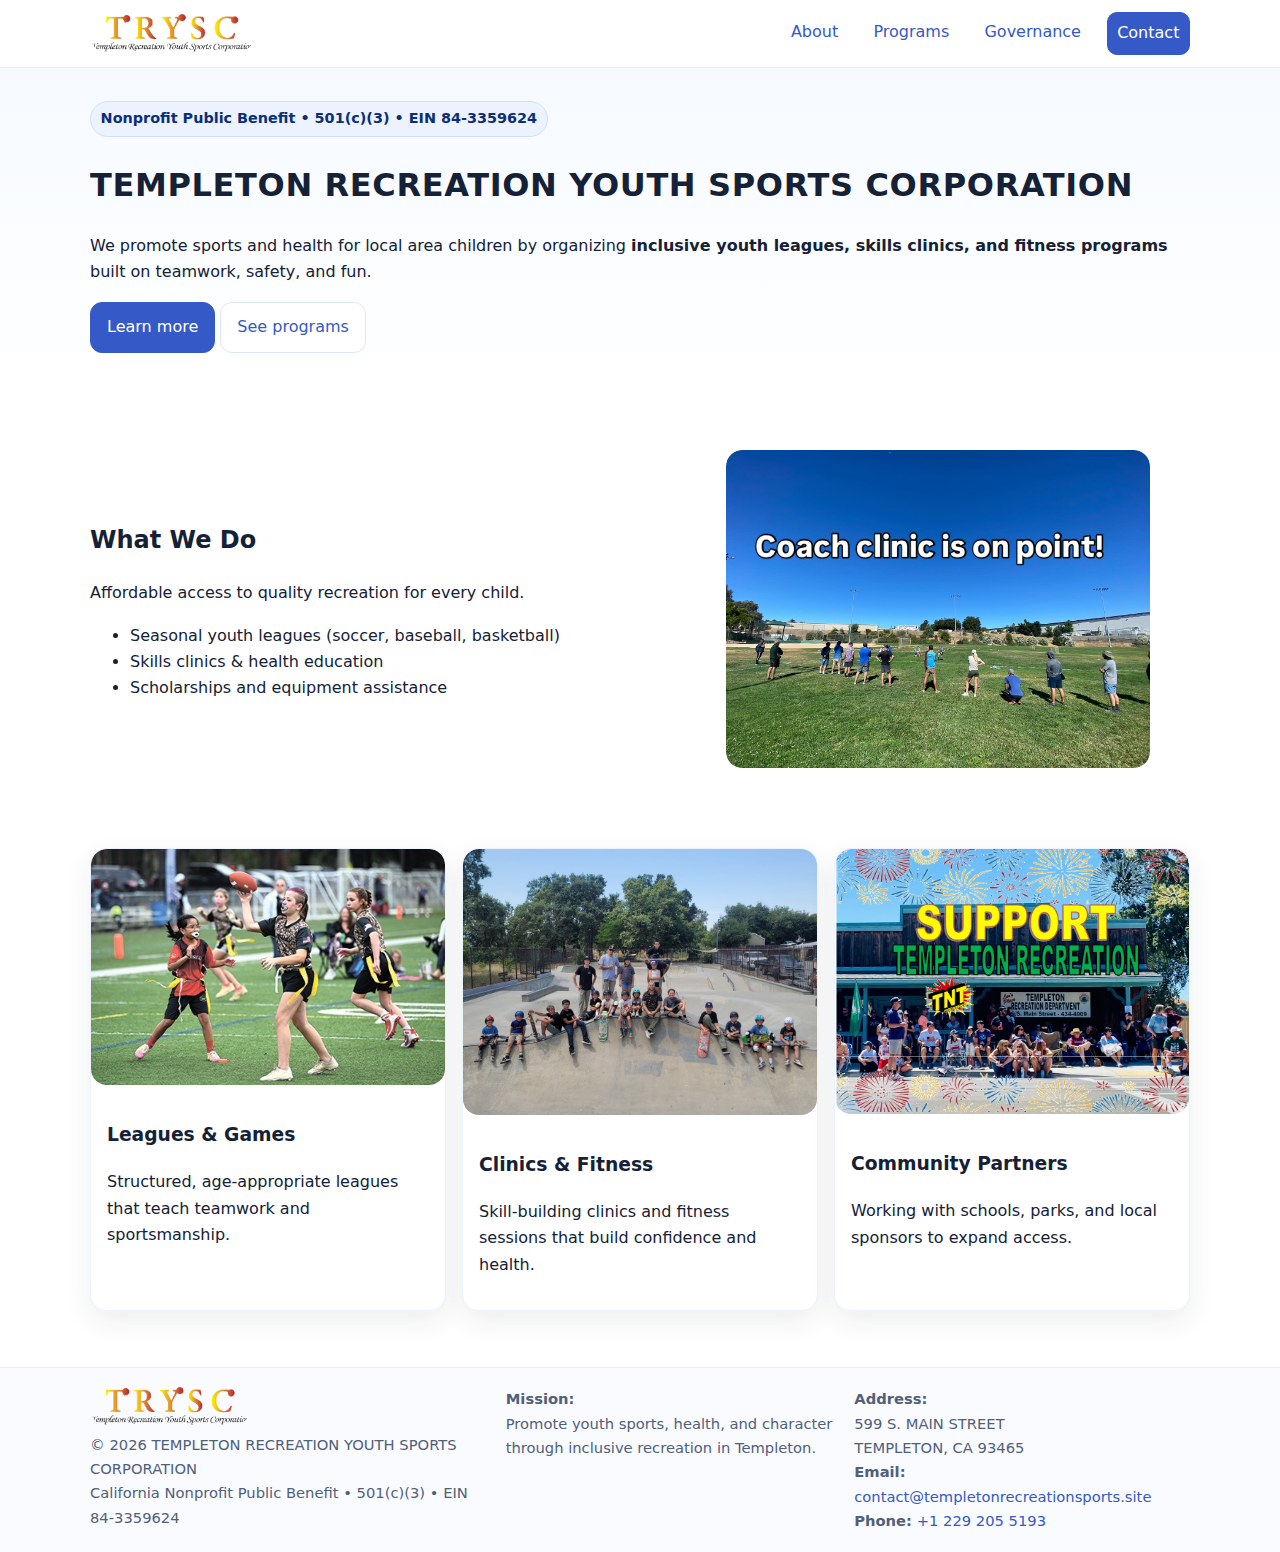
<file: index.html>
<!doctype html>
<html lang="en">
<head>
  <meta charset="utf-8"/>
  <meta name="viewport" content="width=device-width,initial-scale=1"/>
  <title>Home — TEMPLETON RECREATION YOUTH SPORTS CORPORATION</title>
  <link rel="stylesheet" href="assets/styles.css"/>
  <link rel="icon" href="images/logo.png">
  <meta name="description" content="TEMPLETON RECREATION YOUTH SPORTS CORPORATION — EIN 84-3359624. Promoting sports and health for local children in Templeton.">
</head>
<body>
<header class="header">
  <div class="container nav">
    <a class="brand" href="index.html" aria-label="Home"><img src="images/logo.png" alt="TEMPLETON RECREATION YOUTH SPORTS CORPORATION logo"></a>
    <button class="menu-toggle" aria-label="Toggle navigation" aria-expanded="false">☰</button>
    <nav class="links" aria-label="Main">
      <a href="about.html">About</a>
      <a href="programs.html">Programs</a>
      <a href="governance.html">Governance</a>
      <a href="contact.html" class="btn btn-primary">Contact</a>
    </nav>
  </div>
</header>
<main>
  <section class="hero"><div class="container inner">
    <span class="badge">Nonprofit Public Benefit • 501(c)(3) • EIN 84-3359624</span>
    <h1><span class="upper-strong">TEMPLETON RECREATION YOUTH SPORTS CORPORATION</span></h1>
    <p>We promote sports and health for local area children by organizing <strong>inclusive youth leagues, skills clinics, and fitness programs</strong> built on teamwork, safety, and fun.</p>
    <p><a class="btn btn-primary" href="about.html">Learn more</a> <a class="btn" href="programs.html">See programs</a></p>
  </div></section>

  <section class="section container split">
    <div>
      <h2>What We Do</h2>
      <p>Affordable access to quality recreation for every child.</p>
      <ul>
        <li>Seasonal youth leagues (soccer, baseball, basketball)</li>
        <li>Skills clinics &amp; health education</li>
        <li>Scholarships and equipment assistance</li>
      </ul>
    </div>
    <figure class="figure"><img src="images/hero.jpg" alt="Kids playing youth sports"></figure>
  </section>

  <section class="section container grid-3">
    <article class="card"><img src="images/education.jpg" alt="Leagues & Games"><div class="card-body">
      <h3>Leagues &amp; Games</h3><p>Structured, age‑appropriate leagues that teach teamwork and sportsmanship.</p></div></article>
    <article class="card"><img src="images/relief.jpg" alt="Clinics & Fitness"><div class="card-body">
      <h3>Clinics &amp; Fitness</h3><p>Skill‑building clinics and fitness sessions that build confidence and health.</p></div></article>
    <article class="card"><img src="images/community.jpg" alt="Community Partners"><div class="card-body">
      <h3>Community Partners</h3><p>Working with schools, parks, and local sponsors to expand access.</p></div></article>
  </section>
</main>
<footer class="footer">
  <div class="container grid">
    <div>
      <img src="images/logo.png" alt="" style="width:160px;height:auto;margin-bottom:.5rem;">
      <div class="small">© <span id="year"></span> TEMPLETON RECREATION YOUTH SPORTS CORPORATION</div>
      <div class="small">California Nonprofit Public Benefit • 501(c)(3) • EIN 84-3359624</div>
    </div>
    <div>
      <div class="small"><strong>Mission:</strong><br>Promote youth sports, health, and character through inclusive recreation in Templeton.</div>
    </div>
    <div>
      <div class="small">
        <strong>Address:</strong><br>599 S. MAIN STREET<br>TEMPLETON, CA 93465<br>
        <strong>Email:</strong> <a href="mailto:contact@templetonrecreationsports.site">contact@templetonrecreationsports.site</a><br>
        <strong>Phone:</strong> <a href="tel:+12292055193">+1 229 205 5193</a>
      </div>
    </div>
  </div>
</footer>
<script>
  const b=document.querySelector('.menu-toggle'), l=document.querySelector('.links');
  if(b&&l){b.addEventListener('click',()=>{const o=getComputedStyle(l).display==='flex';l.style.display=o?'none':'flex';b.setAttribute('aria-expanded',o?'false':'true');});}
  const y=document.getElementById('year'); if(y) y.textContent=new Date().getFullYear();
</script>
</body>
</html>
</file>
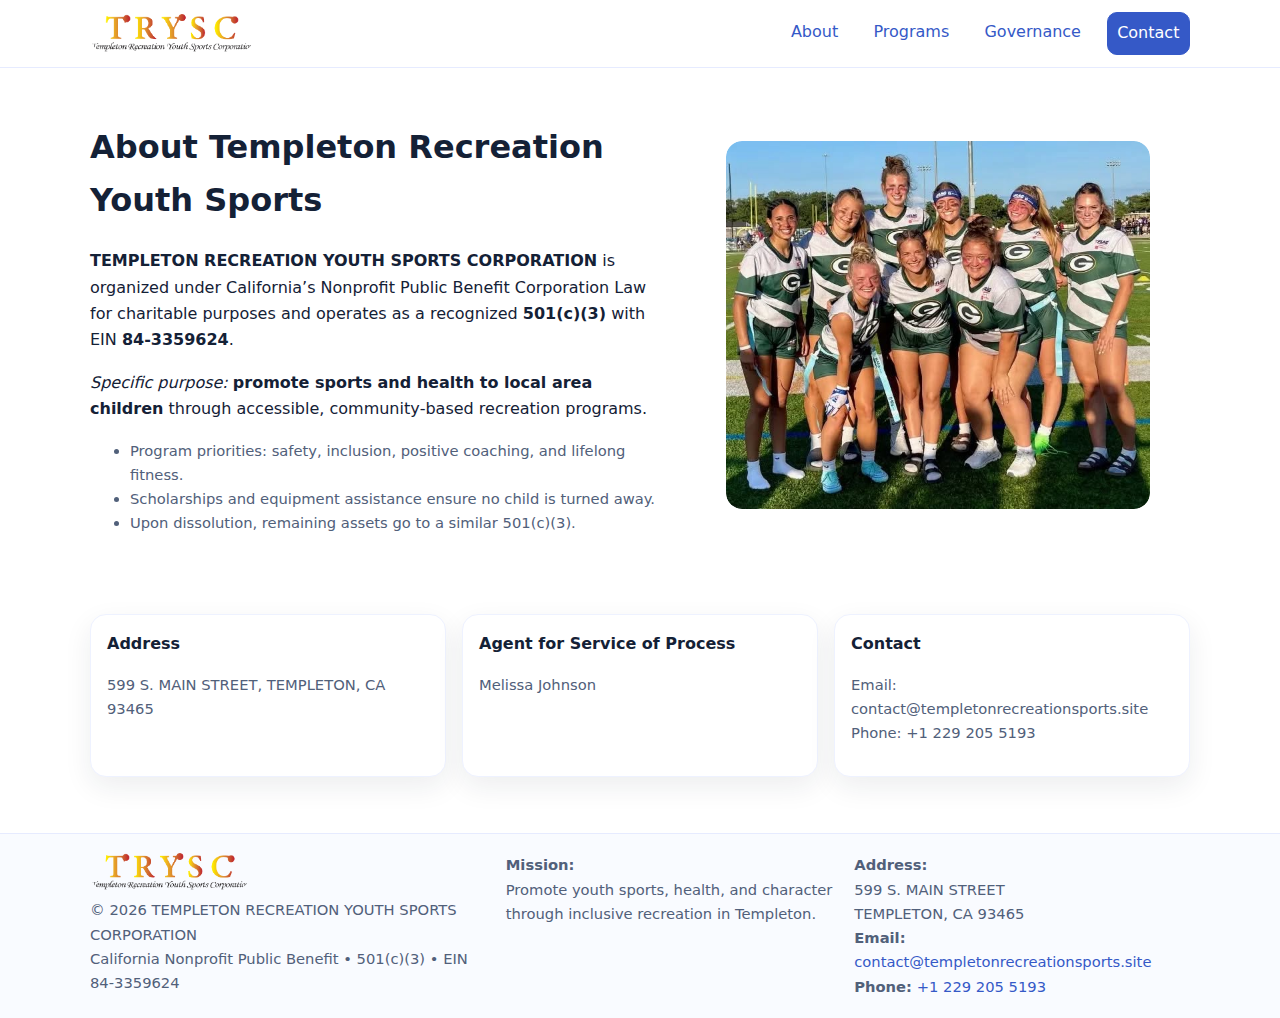
<file: about.html>
<!doctype html>
<html lang="en">
<head>
  <meta charset="utf-8"/>
  <meta name="viewport" content="width=device-width,initial-scale=1"/>
  <title>About — TEMPLETON RECREATION YOUTH SPORTS CORPORATION</title>
  <link rel="stylesheet" href="assets/styles.css"/>
  <link rel="icon" href="images/logo.png">
  <meta name="description" content="TEMPLETON RECREATION YOUTH SPORTS CORPORATION — About our mission and compliance. EIN 84-3359624.">
</head>
<body>
<header class="header">
  <div class="container nav">
    <a class="brand" href="index.html" aria-label="Home"><img src="images/logo.png" alt="TEMPLETON RECREATION YOUTH SPORTS CORPORATION logo"></a>
    <button class="menu-toggle" aria-label="Toggle navigation" aria-expanded="false">☰</button>
    <nav class="links" aria-label="Main">
      <a href="about.html">About</a>
      <a href="programs.html">Programs</a>
      <a href="governance.html">Governance</a>
      <a href="contact.html" class="btn btn-primary">Contact</a>
    </nav>
  </div>
</header>
<main class="section container split">
  <div>
    <h1>About Templeton Recreation Youth Sports</h1>
    <p><strong>TEMPLETON RECREATION YOUTH SPORTS CORPORATION</strong> is organized under California’s Nonprofit Public Benefit Corporation Law for charitable purposes and operates as a recognized <strong>501(c)(3)</strong> with EIN <strong>84-3359624</strong>.</p>
    <p><em>Specific purpose:</em> <strong>promote sports and health to local area children</strong> through accessible, community‑based recreation programs.</p>
    <ul class="small">
      <li>Program priorities: safety, inclusion, positive coaching, and lifelong fitness.</li>
      <li>Scholarships and equipment assistance ensure no child is turned away.</li>
      <li>Upon dissolution, remaining assets go to a similar 501(c)(3).</li>
    </ul>
  </div>
  <figure class="figure"><img src="images/about.jpg" alt="Youth sports and wellness"></figure>
</main>

<section class="section container grid-3">
  <div class="card"><div class="card-body">
    <strong>Address</strong>
    <p class="small">599 S. MAIN STREET, TEMPLETON, CA 93465</p>
  </div></div>
  <div class="card"><div class="card-body">
    <strong>Agent for Service of Process</strong>
    <p class="small">Melissa Johnson</p>
  </div></div>
  <div class="card"><div class="card-body">
    <strong>Contact</strong>
    <p class="small">Email: contact@templetonrecreationsports.site<br>Phone: +1 229 205 5193</p>
  </div></div>
</section>
<footer class="footer">
  <div class="container grid">
    <div>
      <img src="images/logo.png" alt="" style="width:160px;height:auto;margin-bottom:.5rem;">
      <div class="small">© <span id="year"></span> TEMPLETON RECREATION YOUTH SPORTS CORPORATION</div>
      <div class="small">California Nonprofit Public Benefit • 501(c)(3) • EIN 84-3359624</div>
    </div>
    <div>
      <div class="small"><strong>Mission:</strong><br>Promote youth sports, health, and character through inclusive recreation in Templeton.</div>
    </div>
    <div>
      <div class="small">
        <strong>Address:</strong><br>599 S. MAIN STREET<br>TEMPLETON, CA 93465<br>
        <strong>Email:</strong> <a href="mailto:contact@templetonrecreationsports.site">contact@templetonrecreationsports.site</a><br>
        <strong>Phone:</strong> <a href="tel:+12292055193">+1 229 205 5193</a>
      </div>
    </div>
  </div>
</footer>
<script>
  const b=document.querySelector('.menu-toggle'), l=document.querySelector('.links');
  if(b&&l){b.addEventListener('click',()=>{const o=getComputedStyle(l).display==='flex';l.style.display=o?'none':'flex';b.setAttribute('aria-expanded',o?'false':'true');});}
  const y=document.getElementById('year'); if(y) y.textContent=new Date().getFullYear();
</script>
</body>
</html>
</file>
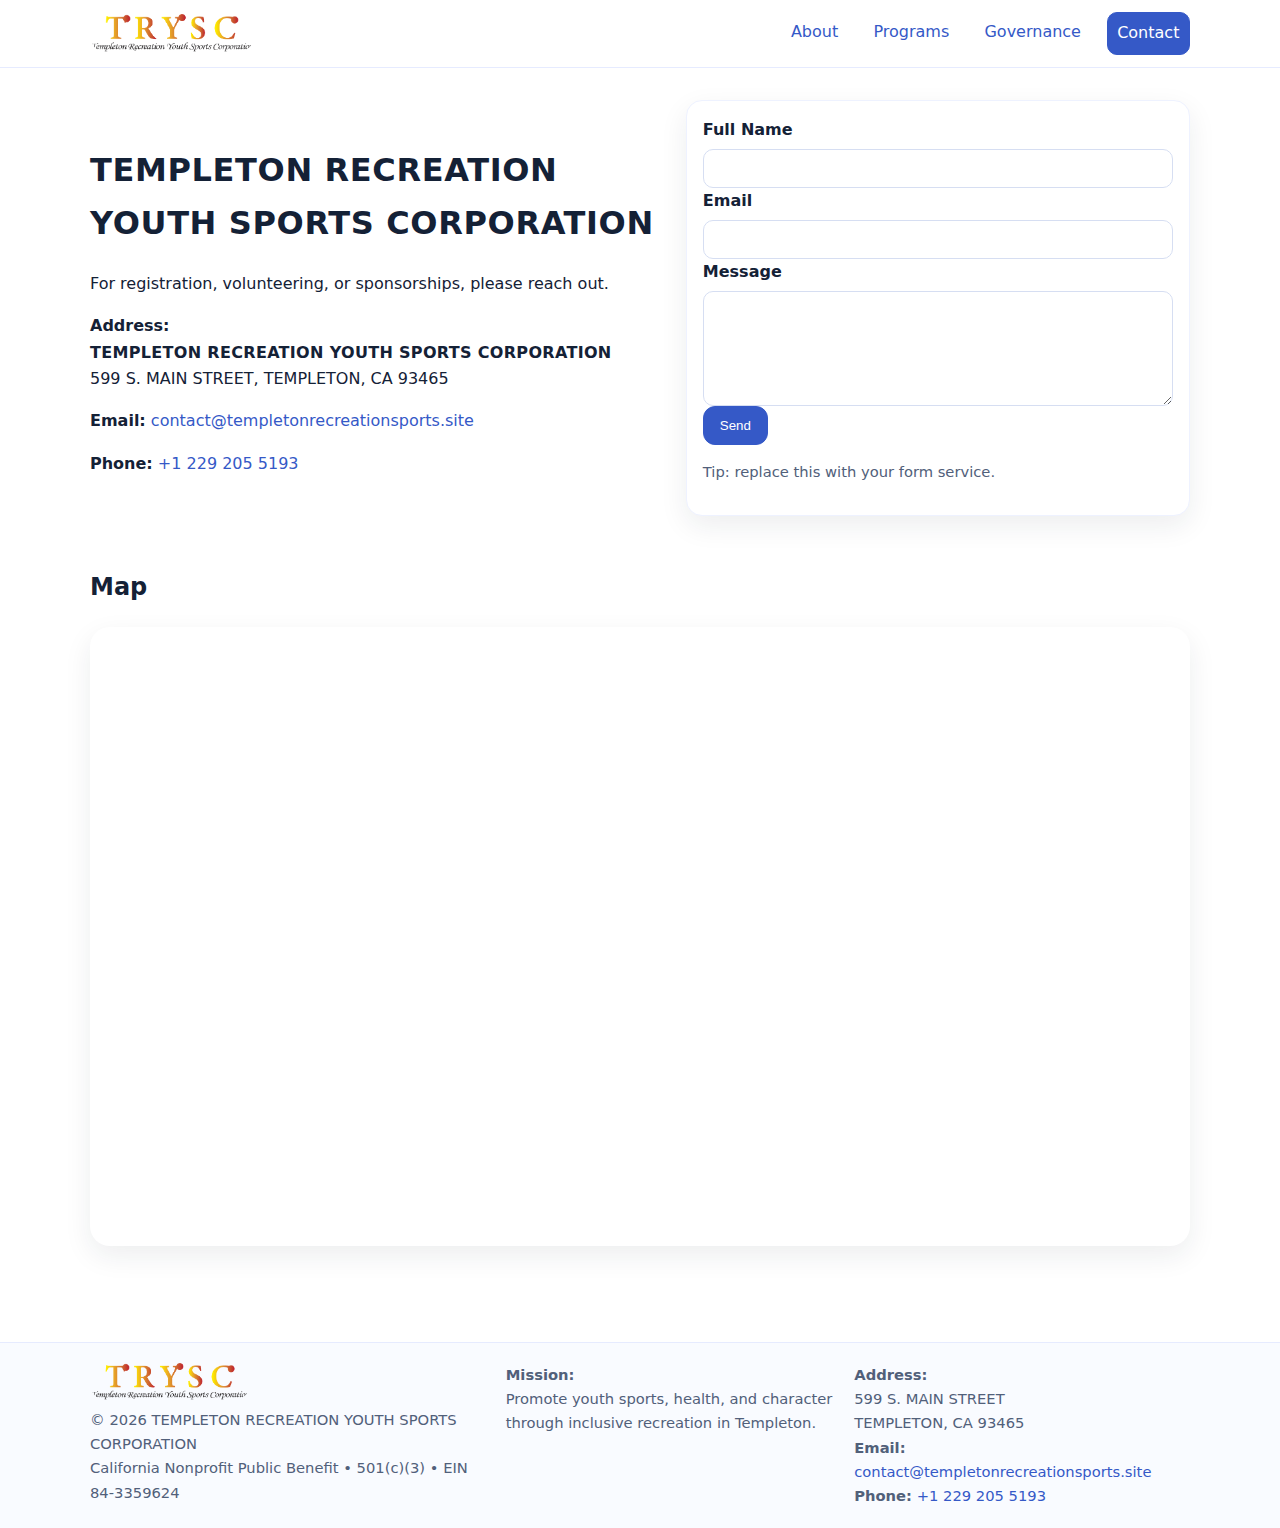
<file: contact.html>
<!doctype html>
<html lang="en">
<head>
  <meta charset="utf-8"/>
  <meta name="viewport" content="width=device-width,initial-scale=1"/>
  <title>Contact — TEMPLETON RECREATION YOUTH SPORTS CORPORATION</title>
  <link rel="stylesheet" href="assets/styles.css"/>
  <link rel="icon" href="images/logo.png">
  <meta name="description" content="Contact TEMPLETON RECREATION YOUTH SPORTS CORPORATION. EIN 84-3359624.">
</head>
<body>
<header class="header">
  <div class="container nav">
    <a class="brand" href="index.html" aria-label="Home"><img src="images/logo.png" alt="TEMPLETON RECREATION YOUTH SPORTS CORPORATION logo"></a>
    <button class="menu-toggle" aria-label="Toggle navigation" aria-expanded="false">☰</button>
    <nav class="links" aria-label="Main">
      <a href="about.html">About</a>
      <a href="programs.html">Programs</a>
      <a href="governance.html">Governance</a>
      <a href="contact.html" class="btn btn-primary">Contact</a>
    </nav>
  </div>
</header>
<main class="section container">
  <div class="split">
    <div>
      <h1><span class="upper-strong">TEMPLETON RECREATION YOUTH SPORTS CORPORATION</span></h1>
      <p>For registration, volunteering, or sponsorships, please reach out.</p>
      <p><strong>Address:</strong><br><span class="upper-strong">TEMPLETON RECREATION YOUTH SPORTS CORPORATION</span><br>599 S. MAIN STREET, TEMPLETON, CA 93465</p>
      <p><strong>Email:</strong> <a href="mailto:contact@templetonrecreationsports.site">contact@templetonrecreationsports.site</a></p>
      <p><strong>Phone:</strong> <a href="tel:+12292055193">+1 229 205 5193</a></p>
    </div>
    <form class="form card" onsubmit="event.preventDefault(); alert('Form endpoint not configured. Replace with your form service.');">
      <div class="card-body">
        <label><span>Full Name</span><input type="text" required></label>
        <label><span>Email</span><input type="email" required></label>
        <label><span>Message</span><textarea rows="6" required></textarea></label>
        <button class="btn btn-primary" type="submit">Send</button>
        <p class="small">Tip: replace this with your form service.</p>
      </div>
    </form>
  </div>

  <section class="section">
    <h2>Map</h2>
    <div class="map-embed">
      <iframe title="Map to our address" loading="lazy" referrerpolicy="no-referrer-when-downgrade"
        src="https://www.google.com/maps?q=599%20S.%20MAIN%20STREET%2C%20TEMPLETON%2C%20CA%2093465&output=embed"></iframe>
    </div>
  </section>
</main>
<footer class="footer">
  <div class="container grid">
    <div>
      <img src="images/logo.png" alt="" style="width:160px;height:auto;margin-bottom:.5rem;">
      <div class="small">© <span id="year"></span> TEMPLETON RECREATION YOUTH SPORTS CORPORATION</div>
      <div class="small">California Nonprofit Public Benefit • 501(c)(3) • EIN 84-3359624</div>
    </div>
    <div>
      <div class="small"><strong>Mission:</strong><br>Promote youth sports, health, and character through inclusive recreation in Templeton.</div>
    </div>
    <div>
      <div class="small">
        <strong>Address:</strong><br>599 S. MAIN STREET<br>TEMPLETON, CA 93465<br>
        <strong>Email:</strong> <a href="mailto:contact@templetonrecreationsports.site">contact@templetonrecreationsports.site</a><br>
        <strong>Phone:</strong> <a href="tel:+12292055193">+1 229 205 5193</a>
      </div>
    </div>
  </div>
</footer>
<script>
  const b=document.querySelector('.menu-toggle'), l=document.querySelector('.links');
  if(b&&l){b.addEventListener('click',()=>{const o=getComputedStyle(l).display==='flex';l.style.display=o?'none':'flex';b.setAttribute('aria-expanded',o?'false':'true');});}
  const y=document.getElementById('year'); if(y) y.textContent=new Date().getFullYear();
</script>
</body>
</html>
</file>
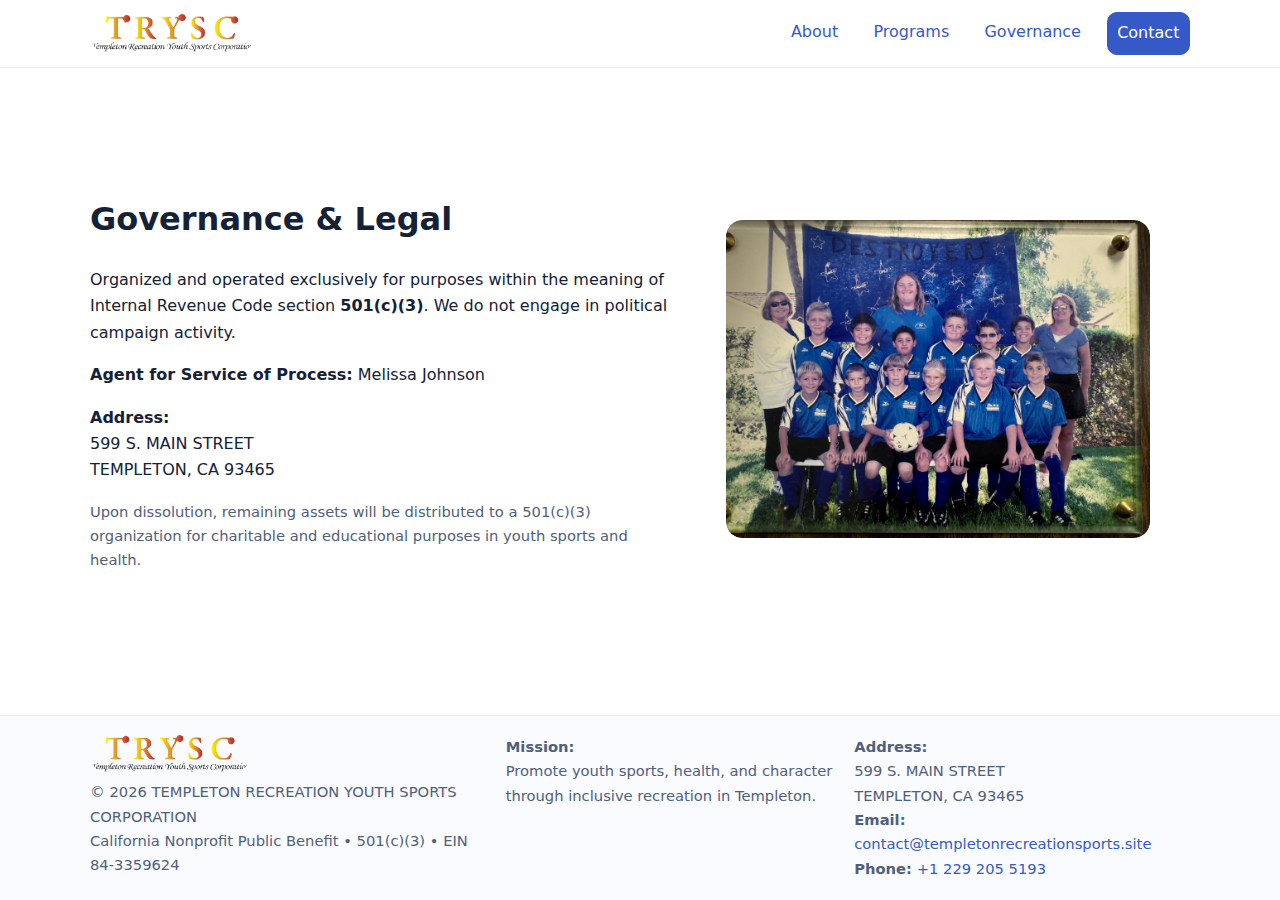
<file: governance.html>
<!doctype html>
<html lang="en">
<head>
  <meta charset="utf-8"/>
  <meta name="viewport" content="width=device-width,initial-scale=1"/>
  <title>Governance — TEMPLETON RECREATION YOUTH SPORTS CORPORATION</title>
  <link rel="stylesheet" href="assets/styles.css"/>
  <link rel="icon" href="images/logo.png">
  <meta name="description" content="Governance — TEMPLETON RECREATION YOUTH SPORTS CORPORATION. EIN 84-3359624.">
</head>
<body>
<header class="header">
  <div class="container nav">
    <a class="brand" href="index.html" aria-label="Home"><img src="images/logo.png" alt="TEMPLETON RECREATION YOUTH SPORTS CORPORATION logo"></a>
    <button class="menu-toggle" aria-label="Toggle navigation" aria-expanded="false">☰</button>
    <nav class="links" aria-label="Main">
      <a href="about.html">About</a>
      <a href="programs.html">Programs</a>
      <a href="governance.html">Governance</a>
      <a href="contact.html" class="btn btn-primary">Contact</a>
    </nav>
  </div>
</header>
<main class="section container split">
  <div>
    <h1>Governance &amp; Legal</h1>
    <p>Organized and operated exclusively for purposes within the meaning of Internal Revenue Code section <strong>501(c)(3)</strong>. We do not engage in political campaign activity.</p>
    <p><strong>Agent for Service of Process:</strong> Melissa Johnson</p>
    <p><strong>Address:</strong><br>599 S. MAIN STREET<br>TEMPLETON, CA 93465</p>
    <p class="small">Upon dissolution, remaining assets will be distributed to a 501(c)(3) organization for charitable and educational purposes in youth sports and health.</p>
  </div>
  <figure class="figure"><img src="images/programs.jpg" alt="Governance documents"></figure>
</main>
<footer class="footer">
  <div class="container grid">
    <div>
      <img src="images/logo.png" alt="" style="width:160px;height:auto;margin-bottom:.5rem;">
      <div class="small">© <span id="year"></span> TEMPLETON RECREATION YOUTH SPORTS CORPORATION</div>
      <div class="small">California Nonprofit Public Benefit • 501(c)(3) • EIN 84-3359624</div>
    </div>
    <div>
      <div class="small"><strong>Mission:</strong><br>Promote youth sports, health, and character through inclusive recreation in Templeton.</div>
    </div>
    <div>
      <div class="small">
        <strong>Address:</strong><br>599 S. MAIN STREET<br>TEMPLETON, CA 93465<br>
        <strong>Email:</strong> <a href="mailto:contact@templetonrecreationsports.site">contact@templetonrecreationsports.site</a><br>
        <strong>Phone:</strong> <a href="tel:+12292055193">+1 229 205 5193</a>
      </div>
    </div>
  </div>
</footer>
<script>
  const b=document.querySelector('.menu-toggle'), l=document.querySelector('.links');
  if(b&&l){b.addEventListener('click',()=>{const o=getComputedStyle(l).display==='flex';l.style.display=o?'none':'flex';b.setAttribute('aria-expanded',o?'false':'true');});}
  const y=document.getElementById('year'); if(y) y.textContent=new Date().getFullYear();
</script>
</body>
</html>
</file>
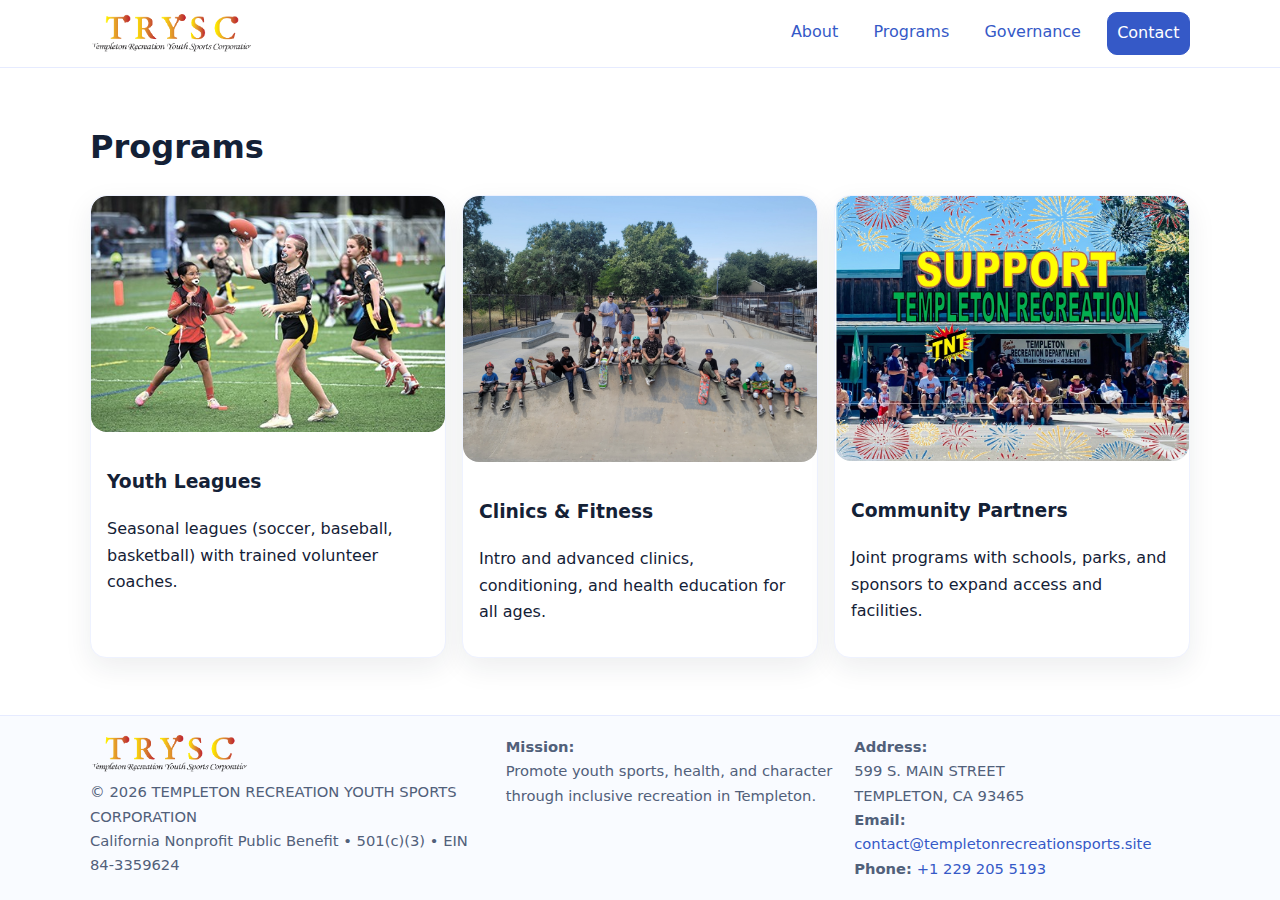
<file: programs.html>
<!doctype html>
<html lang="en">
<head>
  <meta charset="utf-8"/>
  <meta name="viewport" content="width=device-width,initial-scale=1"/>
  <title>Programs — TEMPLETON RECREATION YOUTH SPORTS CORPORATION</title>
  <link rel="stylesheet" href="assets/styles.css"/>
  <link rel="icon" href="images/logo.png">
  <meta name="description" content="TEMPLETON RECREATION YOUTH SPORTS CORPORATION programs — youth leagues, clinics & fitness, community partnerships.">
</head>
<body>
<header class="header">
  <div class="container nav">
    <a class="brand" href="index.html" aria-label="Home"><img src="images/logo.png" alt="TEMPLETON RECREATION YOUTH SPORTS CORPORATION logo"></a>
    <button class="menu-toggle" aria-label="Toggle navigation" aria-expanded="false">☰</button>
    <nav class="links" aria-label="Main">
      <a href="about.html">About</a>
      <a href="programs.html">Programs</a>
      <a href="governance.html">Governance</a>
      <a href="contact.html" class="btn btn-primary">Contact</a>
    </nav>
  </div>
</header>
<main class="section container">
  <h1>Programs</h1>
  <div class="grid-3">
    <article class="card">
      <img src="images/education.jpg" alt="Youth Leagues">
      <div class="card-body">
        <h3>Youth Leagues</h3>
        <p>Seasonal leagues (soccer, baseball, basketball) with trained volunteer coaches.</p>
      </div>
    </article>
    <article class="card">
      <img src="images/relief.jpg" alt="Clinics & Fitness">
      <div class="card-body">
        <h3>Clinics &amp; Fitness</h3>
        <p>Intro and advanced clinics, conditioning, and health education for all ages.</p>
      </div>
    </article>
    <article class="card">
      <img src="images/community.jpg" alt="Community Partners">
      <div class="card-body">
        <h3>Community Partners</h3>
        <p>Joint programs with schools, parks, and sponsors to expand access and facilities.</p>
      </div>
    </article>
  </div>
</main>
<footer class="footer">
  <div class="container grid">
    <div>
      <img src="images/logo.png" alt="" style="width:160px;height:auto;margin-bottom:.5rem;">
      <div class="small">© <span id="year"></span> TEMPLETON RECREATION YOUTH SPORTS CORPORATION</div>
      <div class="small">California Nonprofit Public Benefit • 501(c)(3) • EIN 84-3359624</div>
    </div>
    <div>
      <div class="small"><strong>Mission:</strong><br>Promote youth sports, health, and character through inclusive recreation in Templeton.</div>
    </div>
    <div>
      <div class="small">
        <strong>Address:</strong><br>599 S. MAIN STREET<br>TEMPLETON, CA 93465<br>
        <strong>Email:</strong> <a href="mailto:contact@templetonrecreationsports.site">contact@templetonrecreationsports.site</a><br>
        <strong>Phone:</strong> <a href="tel:+12292055193">+1 229 205 5193</a>
      </div>
    </div>
  </div>
</footer>
<script>
  const b=document.querySelector('.menu-toggle'), l=document.querySelector('.links');
  if(b&&l){b.addEventListener('click',()=>{const o=getComputedStyle(l).display==='flex';l.style.display=o?'none':'flex';b.setAttribute('aria-expanded',o?'false':'true');});}
  const y=document.getElementById('year'); if(y) y.textContent=new Date().getFullYear();
</script>
</body>
</html>
</file>
<file: assets/styles.css>
:root{
  --text:#142136; --muted:#51607a; --bg:#ffffff;
  --brand:#3559c7; --accent:#6aa7ff; --soft:#eef4ff;
  --radius:16px; --shadow:0 10px 28px rgba(20,33,54,.08);
}
*{box-sizing:border-box}html,body{height:100%}
body{margin:0;font-family:Inter,system-ui,-apple-system,Segoe UI,Roboto,Arial,sans-serif;
     color:var(--text);background:var(--bg);line-height:1.65;min-height:100svh;
     display:flex;flex-direction:column}
main{flex:1 0 auto}
a{color:var(--brand);text-decoration:none}a:hover{text-decoration:underline}
img{max-width:100%;display:block;border-radius:var(--radius)}
.container{width:min(1100px,92%);margin-inline:auto}
.header{position:sticky;top:0;background:#fff;border-bottom:1px solid #e6ebff;z-index:20}
.nav{display:flex;align-items:center;gap:.8rem;justify-content:space-between;padding:.75rem 0}
.brand{display:flex;align-items:center;gap:.6rem}
.brand img{width:164px;height:auto}
.menu-toggle{font-size:1.25rem;background:transparent;border:0;padding:.4rem .6rem;border-radius:10px}
.links{display:none;flex-direction:column;gap:.45rem}
.links a{padding:.45rem .6rem;border-radius:10px}
.links .active{background:var(--soft)}
.btn{display:inline-block;padding:.7rem 1rem;border:1px solid #dae6ff;border-radius:12px;background:#fff}
.btn:hover{box-shadow:var(--shadow);text-decoration:none}
.btn-primary{background:var(--brand);border-color:var(--brand);color:#fff}
.hero{background:linear-gradient(180deg,#f6faff,#ffffff)}
.hero .inner{padding:2.1rem 0}
.badge{display:inline-flex;gap:.45rem;align-items:center;background:#ecf3ff;border:1px solid #cfe0ff;color:#0b2e7a;border-radius:999px;padding:.32rem .6rem;font-size:.9rem;font-weight:700}
.section{padding:2rem 0}
.split{display:grid;grid-template-columns:1fr;gap:1rem;align-items:center}
.grid-3{display:grid;grid-template-columns:1fr;gap:1rem}
.card{background:#fff;border:1px solid #eef2ff;border-radius:var(--radius);box-shadow:var(--shadow);overflow:hidden}
.card-body{padding:1rem}
.figure{overflow:hidden;border-radius:var(--radius)}
.footer{border-top:1px solid #e6ebff;background:#f9fbff;margin-top:1.5rem}
.footer .grid{display:grid;grid-template-columns:1fr;gap:.8rem;padding:1.2rem 0}
.small{font-size:.92rem;color:var(--muted)}
.form{display:grid;grid-template-columns:1fr;gap:.8rem}
label{display:grid;gap:.35rem;font-weight:600}
input,textarea{width:100%;padding:.7rem .8rem;border:1px solid #d6def2;border-radius:10px}
.map-embed iframe{width:100%;aspect-ratio:16/9;border:0;border-radius:20px;box-shadow:var(--shadow)}
.upper-strong{font-weight:800;text-transform:uppercase;letter-spacing:.02em}
@media(min-width:760px){
  .menu-toggle{display:none}
  .links{display:flex;flex-direction:row;gap:1rem}
  .grid-3{grid-template-columns:repeat(3,1fr)}
  .split{grid-template-columns:1.15fr 1fr}
  .footer .grid{grid-template-columns:1.2fr 1fr 1fr}
}
</file>
